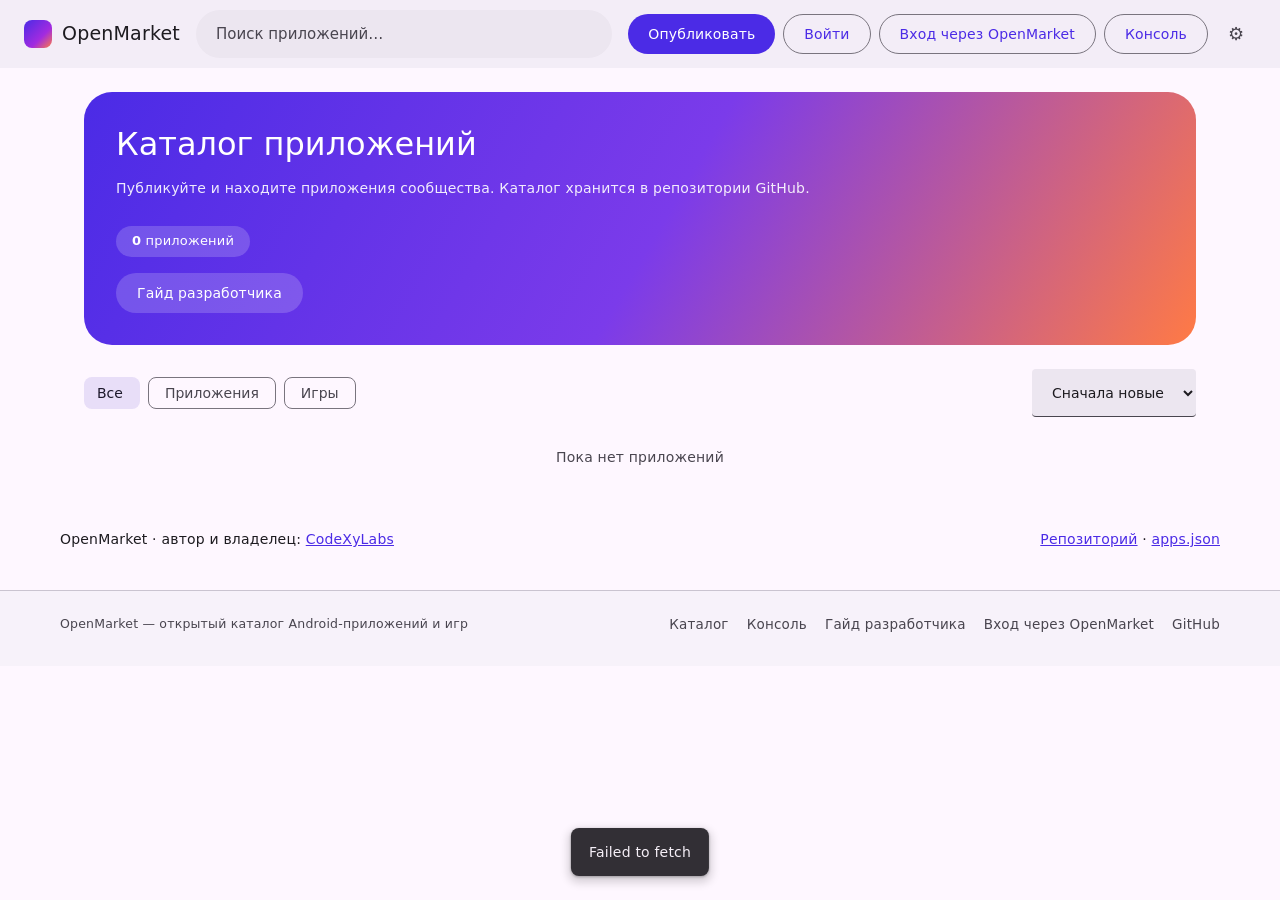
<file: docs/index.html>
<!doctype html>
<html lang="ru">
<head>
  <meta charset="utf-8">
  <meta name="viewport" content="width=device-width, initial-scale=1">
  <title>OpenMarket — каталог приложений</title>
  <link rel="stylesheet" href="styles.css">
  <meta name="description" content="OpenMarket — открытый каталог Android-приложений и игр: публикация, отзывы, проверка APK и консоль разработчика.">
  <meta name="theme-color" content="#4B2BE6">
  <meta property="og:type" content="website">
  <meta property="og:site_name" content="OpenMarket">
  <meta property="og:title" content="OpenMarket — каталог приложений">
  <meta property="og:description" content="Открытый каталог Android-приложений и игр с отзывами, проверкой APK и консолью разработчика.">
  <meta property="og:image" content="favicon.svg">
  <link rel="icon" href="favicon.svg" type="image/svg+xml">
  <link rel="apple-touch-icon" href="favicon.svg"></head>
<body>
<header class="topbar">
  <a class="brand" href="#">
    <span class="logo"></span>
    <span>OpenMarket</span>
  </a>
  <input id="search" class="search" type="search" placeholder="Поиск приложений…" autocomplete="off">
  <div class="actions">
    <button id="btnPublish" class="btn primary">Опубликовать</button>
    <button id="btnAuth" class="btn ghost">Войти</button>
    <a class="btn ghost" href="auth-demo.html">Вход через OpenMarket</a>
    <a class="btn ghost" href="console.html">Консоль</a>
    <button id="btnSettings" class="icon-btn" title="Настройки">⚙</button>
  </div>
</header>

<main>
  <section class="hero">
    <h1>Каталог приложений</h1>
    <p class="muted">Публикуйте и находите приложения сообщества. Каталог хранится в репозитории GitHub.</p>
    <div class="stats"><strong id="statApps">0</strong> приложений</div>
    <div style="margin-top:16px"><a class="btn ghost" href="guide.html">Гайд разработчика</a></div>
  </section>

  <section class="toolbar">
    <div id="filters" class="chips">
      <button class="chip active" data-cat="all">Все</button>
      <button class="chip" data-cat="app">Приложения</button>
      <button class="chip" data-cat="game">Игры</button>
    </div>
    <select id="sort" class="select">
      <option value="new">Сначала новые</option>
      <option value="name">По названию</option>
      <option value="size">По размеру</option>
    </select>
  </section>

  <section class="picks hidden" id="picks">
    <div class="picks-head"><h2>Рекомендуем</h2><span class="muted small">Высокие оценки сообщества</span></div>
    <div class="grid" id="pickTop"></div>
    <div class="picks-head"><h2>Новинки</h2><span class="muted small">Недавно опубликованные</span></div>
    <div class="grid" id="pickNew"></div>
  </section>

  <section id="grid" class="grid"></section>
  <p id="empty" class="muted center hidden">Пока нет приложений</p>
</main>

<div id="authModal" class="modal hidden">
  <div class="modal-card">
    <button class="close" data-close="authModal">✕</button>
    <h2 id="authTitle">Вход</h2>
    <div class="tabs">
      <button id="tabLogin" class="tab active">Вход</button>
      <button id="tabRegister" class="tab">Регистрация</button>
    </div>
    <form id="authForm" class="form">
      <label>Почта<input id="authEmail" type="email" required placeholder="you@example.com"></label>
      <label>Пароль<input id="authPassword" type="password" required minlength="6" placeholder="Минимум 6 символов"></label>
      <p id="authHint" class="muted small"></p>
      <button type="submit" class="btn primary wide" id="authSubmit">Войти</button>
    </form>
  </div>
</div>

<div id="publishModal" class="modal hidden">
  <div class="modal-card wide-card">
    <button class="close" data-close="publishModal">✕</button>
    <h2>Новое приложение</h2>
    <p id="publishHint" class="muted small"></p>
    <p class="muted small">Как заполнить карточку и не потерять подпись — <a href="guide.html">гайд разработчика</a>.</p>
    <form id="publishForm" class="form grid-2">
      <label>Название<input id="appName" required maxlength="60"></label>
      <label>Разработчик<input id="appDeveloper" required maxlength="60"></label>
      <label>Категория
        <select id="appCategory">
          <option value="Приложение">Приложение</option>
          <option value="Игра">Игра</option>
        </select>
      </label>
      <label>Подкатегория<input id="appSubcategory" maxlength="40" placeholder="Необязательно"></label>
      <label class="span-2">Описание<textarea id="appDescription" rows="3" maxlength="600"></textarea></label>
      <label class="span-2">Теги через запятую<input id="appTags" placeholder="редактор, заметки"></label>
      <label class="span-2">APK-файл<input id="appApk" type="file" accept=".apk,application/vnd.android.package-archive" required></label>
      <label class="span-2">Иконка (картинка, необязательно)<input id="appIcon" type="file" accept="image/*"></label>
      <div class="span-2 progress hidden" id="publishProgress"><div class="bar" id="publishBar"></div></div>
      <button class="btn primary wide span-2" type="submit" id="publishSubmit">Опубликовать</button>
    </form>
  </div>
</div>

<div id="detailModal" class="modal hidden">
  <div class="modal-card wide-card">
    <button class="close" data-close="detailModal">✕</button>
    <div id="detailBody"></div>
  </div>
</div>

<div id="settingsModal" class="modal hidden">
  <div class="modal-card">
    <button class="close" data-close="settingsModal">✕</button>
    <h2>Настройки</h2>
    <p class="muted small">Токен нужен для регистрации и публикации. Он хранится только в этом браузере (localStorage) и не попадает в репозиторий.</p>
    <form id="settingsForm" class="form">
      <label>GitHub-токен<input id="settingsToken" type="password" placeholder="ghp_… или github_pat_…"></label>
      <button type="submit" class="btn primary wide">Сохранить</button>
      <button type="button" class="btn ghost wide" id="settingsClear">Удалить токен</button>
    </form>
    <p id="settingsStatus" class="muted small"></p>
  </div>
</div>

<footer class="footer">
  <div class="footer-inner">
    <span>OpenMarket · автор и владелец: <a href="https://github.com/CodeXyLabs" target="_blank" rel="noopener">CodeXyLabs</a></span>
    <span>
      <a href="https://github.com/CodeXyLabs/OpenMarket" target="_blank" rel="noopener">Репозиторий</a>
      · <a href="https://github.com/CodeXyLabs/OpenMarket/blob/main/apps.json" target="_blank" rel="noopener">apps.json</a>
    </span>
  </div>
</footer>

<div id="toast" class="toast hidden"></div>
<script src="config.js"></script>
<script src="app.js"></script>
<footer class="site-footer">
  <div class="footer-inner">
    <span class="muted small">OpenMarket — открытый каталог Android-приложений и игр</span>
    <nav class="footer-links">
      <a href="index.html">Каталог</a>
      <a href="console.html">Консоль</a>
      <a href="guide.html">Гайд разработчика</a>
      <a href="auth-demo.html">Вход через OpenMarket</a>
      <a href="https://github.com/CodeXyLabs/OpenMarket" target="_blank" rel="noopener">GitHub</a>
    </nav>
  </div>
</footer></body>
</html>
</file>
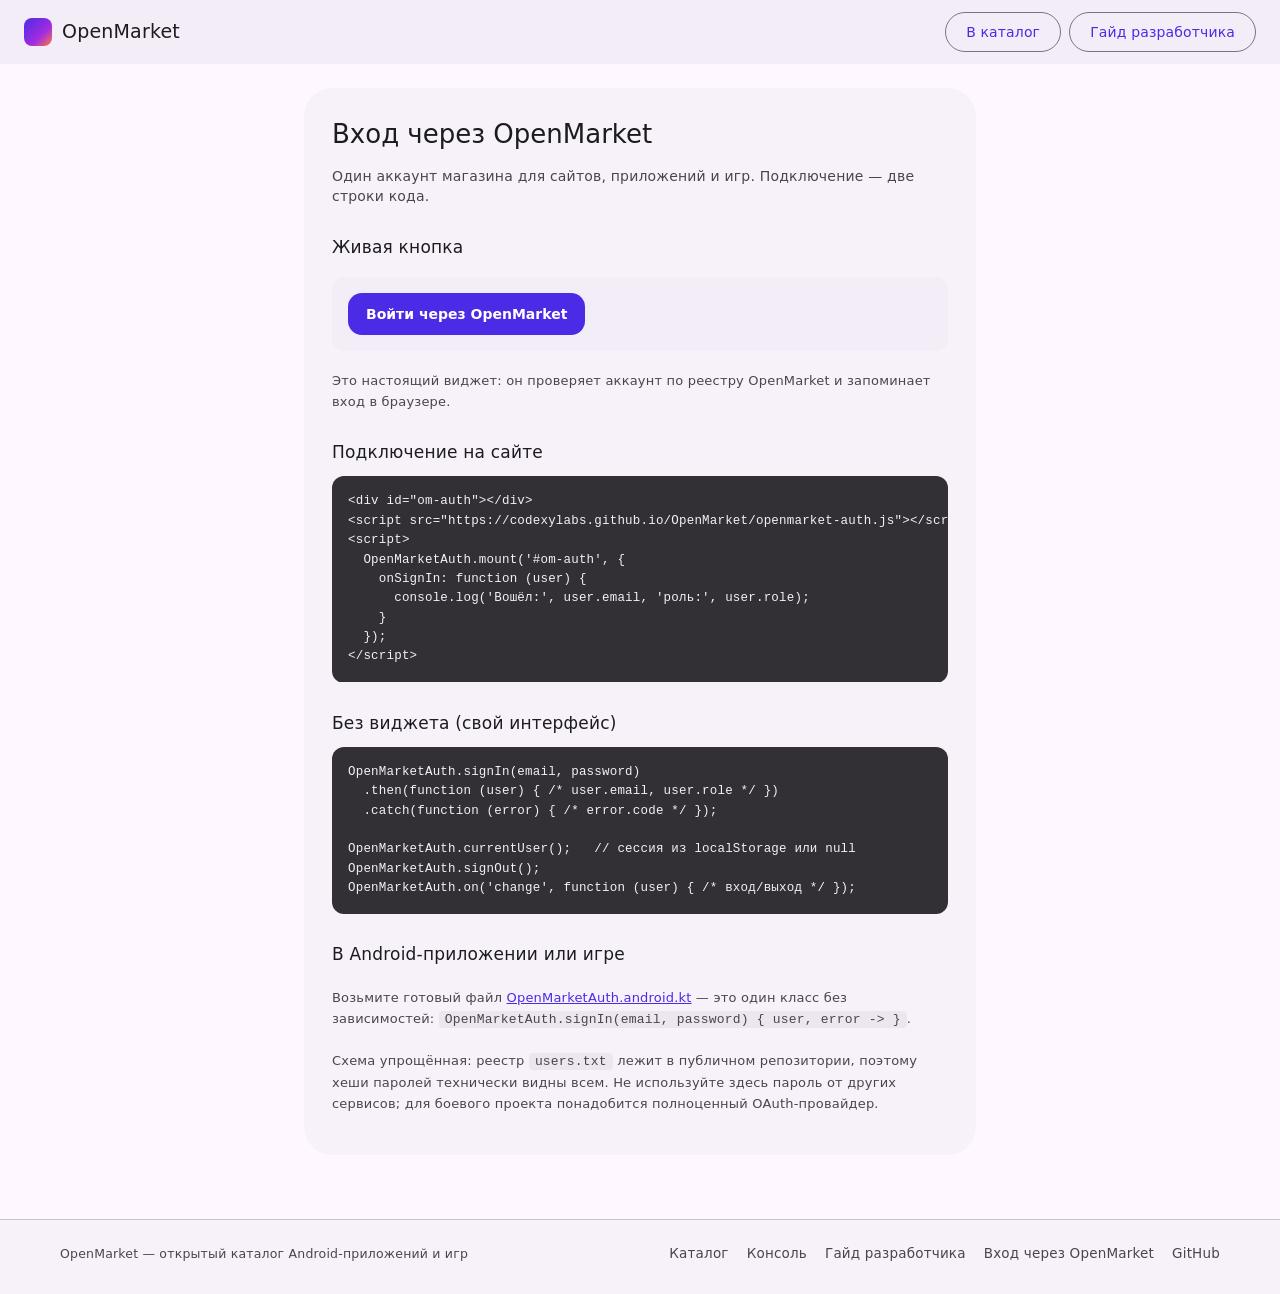
<file: docs/auth-demo.html>
<!doctype html>
<html lang="ru">
<head>
  <meta charset="utf-8">
  <meta name="viewport" content="width=device-width, initial-scale=1">
  <title>Вход через OpenMarket — подключение</title>
  <link rel="stylesheet" href="styles.css">
  <meta name="description" content="OpenMarket — открытый каталог Android-приложений и игр: публикация, отзывы, проверка APK и консоль разработчика.">
  <meta name="theme-color" content="#4B2BE6">
  <meta property="og:type" content="website">
  <meta property="og:site_name" content="OpenMarket">
  <meta property="og:title" content="OpenMarket — каталог приложений">
  <meta property="og:description" content="Открытый каталог Android-приложений и игр с отзывами, проверкой APK и консолью разработчика.">
  <meta property="og:image" content="favicon.svg">
  <link rel="icon" href="favicon.svg" type="image/svg+xml">
  <link rel="apple-touch-icon" href="favicon.svg"></head>
<body>
<header class="topbar">
  <a class="brand" href="index.html"><span class="logo"></span><span>OpenMarket</span></a>
  <div class="actions">
    <a class="btn ghost" href="index.html">В каталог</a>
    <a class="btn ghost" href="guide.html">Гайд разработчика</a>
  </div>
</header>

<main class="auth-wrap">
  <section class="auth-card">
    <h1>Вход через OpenMarket</h1>
    <p class="muted">Один аккаунт магазина для сайтов, приложений и игр. Подключение — две строки кода.</p>

    <h2>Живая кнопка</h2>
    <div class="auth-slot" id="omAuth"></div>
    <p class="auth-note">Это настоящий виджет: он проверяет аккаунт по реестру OpenMarket и запоминает вход в браузере.</p>

    <h2>Подключение на сайте</h2>
    <pre class="snippet">&lt;div id="om-auth"&gt;&lt;/div&gt;
&lt;script src="https://codexylabs.github.io/OpenMarket/openmarket-auth.js"&gt;&lt;/script&gt;
&lt;script&gt;
  OpenMarketAuth.mount('#om-auth', {
    onSignIn: function (user) {
      console.log('Вошёл:', user.email, 'роль:', user.role);
    }
  });
&lt;/script&gt;</pre>

    <h2>Без виджета (свой интерфейс)</h2>
    <pre class="snippet">OpenMarketAuth.signIn(email, password)
  .then(function (user) { /* user.email, user.role */ })
  .catch(function (error) { /* error.code */ });

OpenMarketAuth.currentUser();   // сессия из localStorage или null
OpenMarketAuth.signOut();
OpenMarketAuth.on('change', function (user) { /* вход/выход */ });</pre>

    <h2>В Android-приложении или игре</h2>
    <p class="auth-note">Возьмите готовый файл
      <a href="OpenMarketAuth.android.kt">OpenMarketAuth.android.kt</a> — это один класс без зависимостей:
      <code class="inline">OpenMarketAuth.signIn(email, password) { user, error -&gt; }</code>.</p>

    <p class="auth-note">
      Схема упрощённая: реестр <code class="inline">users.txt</code> лежит в публичном репозитории, поэтому
      хеши паролей технически видны всем. Не используйте здесь пароль от других сервисов; для боевого
      проекта понадобится полноценный OAuth-провайдер.
    </p>
  </section>
</main>

<script src="openmarket-auth.js"></script>
<script>
  OpenMarketAuth.mount('#omAuth', {
    onSignIn: function (user) {
      console.log('Вошёл:', user.email);
    },
    onSignOut: function () {
      console.log('Вышел из аккаунта');
    }
  });
</script>
<footer class="site-footer">
  <div class="footer-inner">
    <span class="muted small">OpenMarket — открытый каталог Android-приложений и игр</span>
    <nav class="footer-links">
      <a href="index.html">Каталог</a>
      <a href="console.html">Консоль</a>
      <a href="guide.html">Гайд разработчика</a>
      <a href="auth-demo.html">Вход через OpenMarket</a>
      <a href="https://github.com/CodeXyLabs/OpenMarket" target="_blank" rel="noopener">GitHub</a>
    </nav>
  </div>
</footer></body>
</html>
</file>
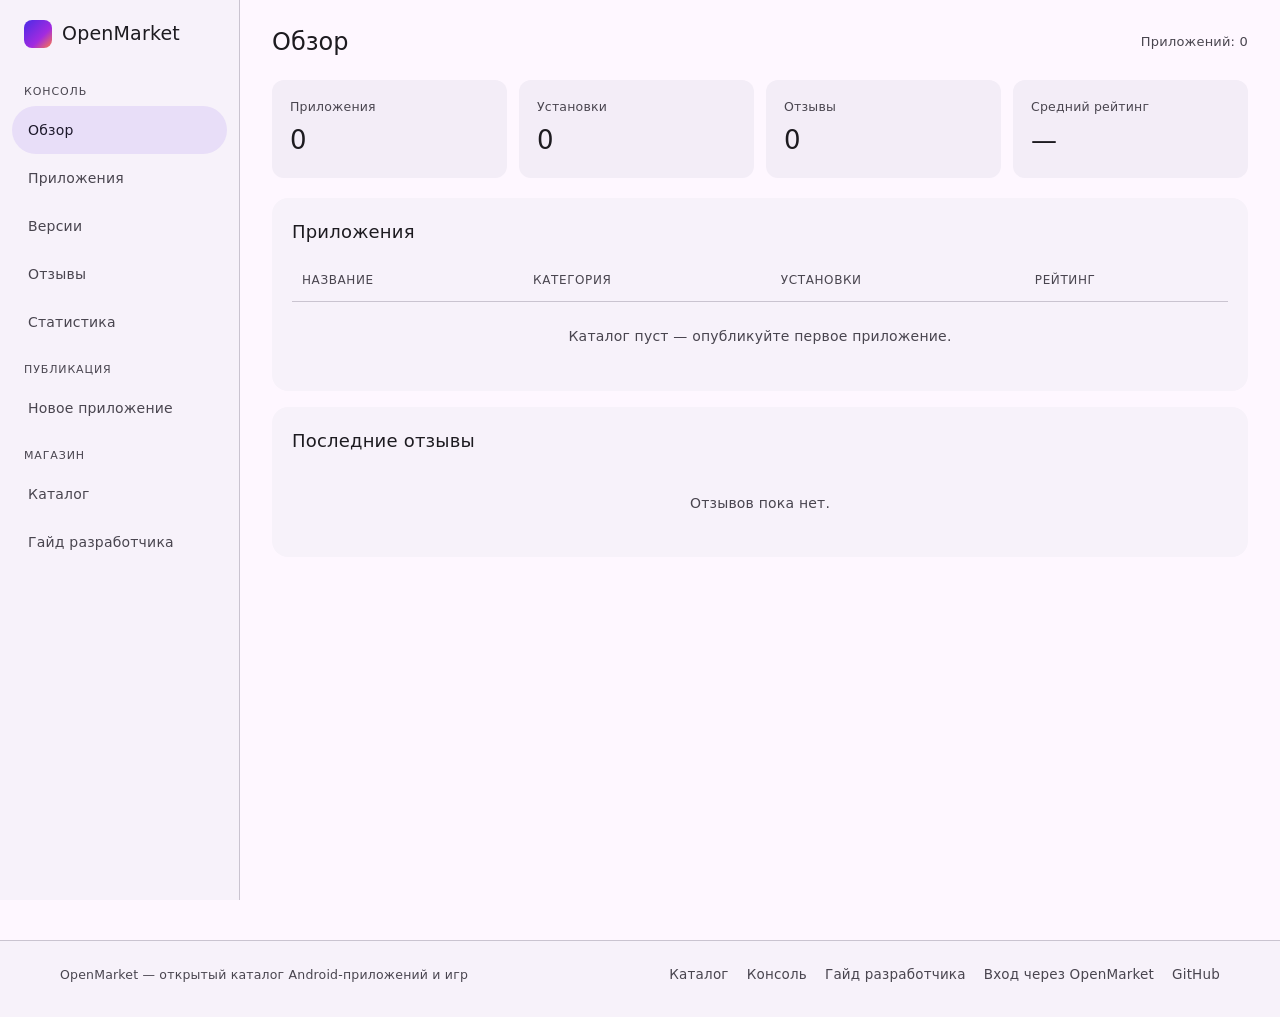
<file: docs/console.html>
<!doctype html>
<html lang="ru">
<head>
  <meta charset="utf-8">
  <meta name="viewport" content="width=device-width, initial-scale=1">
  <title>Консоль разработчика — OpenMarket</title>
  <link rel="stylesheet" href="styles.css">
  <meta name="description" content="OpenMarket — открытый каталог Android-приложений и игр: публикация, отзывы, проверка APK и консоль разработчика.">
  <meta name="theme-color" content="#4B2BE6">
  <meta property="og:type" content="website">
  <meta property="og:site_name" content="OpenMarket">
  <meta property="og:title" content="OpenMarket — каталог приложений">
  <meta property="og:description" content="Открытый каталог Android-приложений и игр с отзывами, проверкой APK и консолью разработчика.">
  <meta property="og:image" content="favicon.svg">
  <link rel="icon" href="favicon.svg" type="image/svg+xml">
  <link rel="apple-touch-icon" href="favicon.svg"></head>
<body>
<div class="console">
  <aside class="side">
    <a class="brand" href="index.html"><span class="logo"></span><span>OpenMarket</span></a>
    <div class="nav-sep">Консоль</div>
    <div class="nav-item active" data-view="overview">Обзор</div>
    <div class="nav-item" data-view="apps">Приложения</div>
    <div class="nav-item" data-view="versions">Версии</div>
    <div class="nav-item" data-view="reviews">Отзывы</div>
    <div class="nav-item" data-view="stats">Статистика</div>
    <div class="nav-sep">Публикация</div>
    <div class="nav-item" data-view="publish">Новое приложение</div>
    <div class="nav-sep">Магазин</div>
    <a class="nav-item" href="index.html">Каталог</a>
    <a class="nav-item" href="guide.html">Гайд разработчика</a>
  </aside>

  <main class="main">
    <div class="topline">
      <h1 id="viewTitle">Обзор</h1>
      <div class="who" id="who">Данные каталога из репозитория</div>
    </div>

    <section class="section active" id="view-overview">
      <div class="cards">
        <div class="card"><div class="label">Приложения</div><div class="value" id="cApps">—</div></div>
        <div class="card"><div class="label">Установки</div><div class="value" id="cInstalls">—</div></div>
        <div class="card"><div class="label">Отзывы</div><div class="value" id="cReviews">—</div></div>
        <div class="card"><div class="label">Средний рейтинг</div><div class="value" id="cRating">—</div></div>
      </div>
      <div class="panel">
        <h2>Приложения</h2>
        <table><thead><tr><th>Название</th><th>Категория</th><th>Установки</th><th>Рейтинг</th></tr></thead>
          <tbody id="overviewApps"></tbody></table>
        <div class="empty" id="overviewEmpty">Каталог пуст — опубликуйте первое приложение.</div>
      </div>
      <div class="panel">
        <h2>Последние отзывы</h2>
        <div id="overviewReviews"></div>
      </div>
    </section>

    <section class="section" id="view-apps">
      <div class="toolbar">
        <input id="appsSearch" type="search" placeholder="Поиск по названию или разработчику">
        <select id="appsCategory">
          <option value="">Все категории</option>
          <option value="Приложение">Приложения</option>
          <option value="Игра">Игры</option>
        </select>
      </div>
      <div class="panel">
        <table><thead><tr><th>Название</th><th>Разработчик</th><th>Версия</th><th>Размер</th><th>Установки</th><th>Проверка</th><th>Обновлено</th></tr></thead>
          <tbody id="appsTable"></tbody></table>
        <div class="empty" id="appsEmpty">Ничего не найдено.</div>
      </div>
    </section>

    <section class="section" id="view-versions">
      <div class="toolbar"><select id="versionsApp"></select></div>
      <div class="panel">
        <table><thead><tr><th>Версия</th><th>Размер</th><th>Дата</th><th>SHA-256</th></tr></thead>
          <tbody id="versionsTable"></tbody></table>
        <div class="empty" id="versionsEmpty">У этого приложения пока одна версия.</div>
      </div>
    </section>

    <section class="section" id="view-reviews">
      <div class="toolbar">
        <select id="reviewsApp"><option value="">Все приложения</option></select>
        <select id="reviewsRating">
          <option value="">Любая оценка</option>
          <option value="5">5 звёзд</option>
          <option value="4">4 звезды</option>
          <option value="3">3 звезды</option>
          <option value="2">2 звезды</option>
          <option value="1">1 звезда</option>
        </select>
      </div>
      <div class="panel" id="reviewsList"></div>
    </section>

    <section class="section" id="view-stats">
      <div class="cards">
        <div class="card"><div class="label">Всего установок</div><div class="value" id="sInstalls">—</div></div>
        <div class="card"><div class="label">Приложений с установками</div><div class="value" id="sAppsWithInstalls">—</div></div>
      </div>
      <div class="panel">
        <h2>Установки по приложениям</h2>
        <div class="bars" id="statsBars"></div>
        <div class="empty" id="statsEmpty">Счётчик установок пуст: данные появляются, когда пользователи устанавливают приложения из приложения OpenMarket.</div>
      </div>
    </section>

    <section class="section" id="view-publish">
      <div class="panel">
        <h2>Публикация</h2>
        <p class="muted" style="font-size:14px;line-height:1.6">
          Публикация из консоли требует GitHub-токен: он вводится в настройках каталога и хранится только в браузере.
          Файл до 90 МБ; крупные APK публикуйте из Android-приложения — там лимит выше.
        </p>
        <div class="toolbar" style="margin-top:14px">
          <a class="btn primary" href="index.html">Перейти к публикации</a>
          <a class="btn ghost" href="guide.html">Гайд разработчика</a>
        </div>
      </div>
    </section>
  </main>
</div>

<script>
(function () {
  var RAW = 'https://raw.githubusercontent.com/CodeXyLabs/OpenMarket/main/';
  var state = { apps: [], reviews: [], downloads: {}, view: 'overview' };
  var titles = { overview: 'Обзор', apps: 'Приложения', versions: 'Версии', reviews: 'Отзывы', stats: 'Статистика', publish: 'Публикация' };

  function el(id) { return document.getElementById(id); }
  function esc(value) { return String(value == null ? '' : value).replace(/[&<>"]/g, function (c) { return ({ '&': '&amp;', '<': '&lt;', '>': '&gt;', '"': '&quot;' })[c]; }); }
  function fmtBytes(bytes) {
    if (!bytes) return '—';
    var mb = bytes / (1024 * 1024);
    return mb >= 1024 ? (mb / 1024).toFixed(2) + ' ГБ' : mb.toFixed(1) + ' МБ';
  }
  function fmtDate(ms) {
    if (!ms) return '—';
    var d = new Date(Number(ms));
    return d.toLocaleDateString('ru-RU', { day: '2-digit', month: '2-digit', year: 'numeric' });
  }
  function stars(rating) { var n = Math.max(0, Math.min(5, Number(rating) || 0)); return '★★★★★'.slice(0, n) + '☆☆☆☆☆'.slice(0, 5 - n); }

  function getJson(file, fallback) {
    return fetch(RAW + file + '?t=' + Date.now(), { cache: 'no-store' })
      .then(function (r) { return r.ok ? r.json() : fallback; })
      .catch(function () { return fallback; });
  }

  function appRating(appId) {
    var list = state.reviews.filter(function (r) { return r.appId === appId; });
    if (!list.length) return null;
    return list.reduce(function (sum, r) { return sum + (Number(r.rating) || 0); }, 0) / list.length;
  }
  function installsOf(appId) { return Number(state.downloads[appId] || 0); }

  function renderOverview() {
    var totalInstalls = state.apps.reduce(function (s, a) { return s + installsOf(a.id); }, 0);
    var rated = state.apps.map(function (a) { return appRating(a.id); }).filter(function (v) { return v != null; });
    el('cApps').textContent = state.apps.length;
    el('cInstalls').textContent = totalInstalls;
    el('cReviews').textContent = state.reviews.length;
    el('cRating').textContent = rated.length ? (rated.reduce(function (s, v) { return s + v; }, 0) / rated.length).toFixed(1) : '—';

    el('overviewApps').innerHTML = state.apps.map(function (app) {
      var rating = appRating(app.id);
      return '<tr><td>' + esc(app.name) + '</td><td>' + esc(app.category || '') + '</td><td>' +
        installsOf(app.id) + '</td><td>' + (rating == null ? '<span class="muted">нет оценок</span>' : '★ ' + rating.toFixed(1)) + '</td></tr>';
    }).join('');
    el('overviewEmpty').style.display = state.apps.length ? 'none' : 'block';

    var recent = state.reviews.slice().sort(function (a, b) { return (b.createdAt || 0) - (a.createdAt || 0); }).slice(0, 5);
    el('overviewReviews').innerHTML = recent.length ? recent.map(reviewHtml).join('') :
      '<div class="empty">Отзывов пока нет.</div>';
  }

  function renderApps() {
    var query = (el('appsSearch').value || '').trim().toLowerCase();
    var category = el('appsCategory').value;
    var list = state.apps.filter(function (app) {
      var haystack = ((app.name || '') + ' ' + (app.developer || '')).toLowerCase();
      return (!query || haystack.indexOf(query) !== -1) && (!category || app.category === category);
    });

    el('appsTable').innerHTML = list.map(function (app) {
      var scan = app.scanLevel || 'unknown';
      var cls = scan === 'safe' || scan === 'low' ? 'ok' : (scan === 'high' ? 'warn' : '');
      var scanText = { safe: 'безопасно', low: 'низкий риск', medium: 'средний риск', high: 'высокий риск', unknown: 'не проверено' }[scan] || scan;
      return '<tr><td><b>' + esc(app.name) + '</b><div class="muted" style="font-size:12px">' + esc(app.subcategory || '') + '</div></td>' +
        '<td>' + esc(app.developer || '') + '</td><td>' + esc(app.versionCode || '—') + '</td><td>' + fmtBytes(app.sizeBytes) + '</td>' +
        '<td>' + installsOf(app.id) + '</td><td><span class="pill ' + cls + '">' + esc(scanText) + '</span></td><td>' + fmtDate(app.uploadedAt) + '</td></tr>';
    }).join('');
    el('appsEmpty').style.display = list.length ? 'none' : 'block';
  }

  function fillAppSelects() {
    var options = state.apps.map(function (app) { return '<option value="' + esc(app.id) + '">' + esc(app.name) + '</option>'; }).join('');
    el('versionsApp').innerHTML = options || '<option value="">Нет приложений</option>';
    el('reviewsApp').innerHTML = '<option value="">Все приложения</option>' + options;
    renderVersions();
  }

  function renderVersions() {
    var id = el('versionsApp').value;
    var app = state.apps.filter(function (item) { return item.id === id; })[0];
    var versions = (app && Array.isArray(app.versions) ? app.versions.slice() : []);
    if (app && !versions.length) versions = [{ versionCode: app.versionCode || 1, sizeBytes: app.sizeBytes, uploadedAt: app.uploadedAt, sha256: app.sha256 }];

    el('versionsTable').innerHTML = versions.map(function (v) {
      return '<tr><td>' + esc(v.versionCode || v.versionName || '—') + '</td><td>' + fmtBytes(v.sizeBytes) + '</td><td>' +
        fmtDate(v.uploadedAt) + '</td><td class="muted" style="font-size:12px;word-break:break-all">' + esc((v.sha256 || '').slice(0, 16)) + '…</td></tr>';
    }).join('');
    el('versionsEmpty').style.display = versions.length ? 'none' : 'block';
  }

  function reviewHtml(review) {
    var app = state.apps.filter(function (item) { return item.id === review.appId; })[0];
    return '<div class="review"><div class="head"><span class="stars">' + stars(review.rating) + '</span>' +
      '<b>' + esc(app ? app.name : 'приложение') + '</b><span class="muted">' + esc(review.author || '') + '</span>' +
      '<span class="muted">' + fmtDate(review.createdAt) + '</span></div>' +
      '<p>' + (review.text ? esc(review.text) : '<span class="muted">без текста</span>') + '</p>' +
      (review.reply ? '<div class="reply"><b>Ответ разработчика:</b> ' + esc(review.reply) + '</div>' : '') + '</div>';
  }

  function renderReviews() {
    var appId = el('reviewsApp').value;
    var rating = el('reviewsRating').value;
    var list = state.reviews.filter(function (review) {
      return (!appId || review.appId === appId) && (!rating || String(review.rating) === rating);
    }).sort(function (a, b) { return (b.createdAt || 0) - (a.createdAt || 0); });

    el('reviewsList').innerHTML = list.length ? list.map(reviewHtml).join('') : '<div class="empty">Отзывов нет.</div>';
  }

  function renderStats() {
    var rows = state.apps.map(function (app) { return { name: app.name, count: installsOf(app.id) }; })
      .sort(function (a, b) { return b.count - a.count; });
    var total = rows.reduce(function (s, row) { return s + row.count; }, 0);
    var withInstalls = rows.filter(function (row) { return row.count > 0; }).length;
    el('sInstalls').textContent = total;
    el('sAppsWithInstalls').textContent = withInstalls;

    var max = rows.reduce(function (m, row) { return Math.max(m, row.count); }, 0);
    el('statsBars').innerHTML = rows.map(function (row) {
      var height = max ? Math.max(3, Math.round((row.count / max) * 140)) : 3;
      return '<div title="' + esc(row.name) + ': ' + row.count + '" style="height:' + height + 'px"></div>';
    }).join('');
    el('statsEmpty').style.display = total ? 'none' : 'block';
  }

  function show(view) {
    state.view = view;
    document.querySelectorAll('.nav-item[data-view]').forEach(function (node) {
      node.classList.toggle('active', node.getAttribute('data-view') === view);
    });
    document.querySelectorAll('.section').forEach(function (section) {
      section.classList.toggle('active', section.id === 'view-' + view);
    });
    el('viewTitle').textContent = titles[view] || 'Консоль';
    if (location.hash !== '#' + view) history.replaceState(null, '', '#' + view);
  }

  document.querySelectorAll('.nav-item[data-view]').forEach(function (node) {
    node.addEventListener('click', function () { show(node.getAttribute('data-view')); });
  });
  el('appsSearch').addEventListener('input', renderApps);
  el('appsCategory').addEventListener('change', renderApps);
  el('versionsApp').addEventListener('change', renderVersions);
  el('reviewsApp').addEventListener('change', renderReviews);
  el('reviewsRating').addEventListener('change', renderReviews);

  Promise.all([getJson('apps.json', []), getJson('reviews.json', []), getJson('downloads.json', {})])
    .then(function (result) {
      state.apps = Array.isArray(result[0]) ? result[0] : [];
      state.reviews = Array.isArray(result[1]) ? result[1] : [];
      state.downloads = result[2] && typeof result[2] === 'object' ? result[2] : {};

      renderOverview();
      renderApps();
      fillAppSelects();
      renderReviews();
      renderStats();

      var who = 'Приложений: ' + state.apps.length;
      var session = null;
      try { session = JSON.parse(localStorage.getItem('openmarket.session.user') || 'null'); } catch (ignored) {}
      el('who').textContent = session ? (session.email + ' · ' + who) : who;
    })
    .catch(function () {
      el('who').textContent = 'Не удалось загрузить данные каталога';
    });

  show((location.hash || '#overview').replace('#', ''));
})();
</script>
<footer class="site-footer">
  <div class="footer-inner">
    <span class="muted small">OpenMarket — открытый каталог Android-приложений и игр</span>
    <nav class="footer-links">
      <a href="index.html">Каталог</a>
      <a href="console.html">Консоль</a>
      <a href="guide.html">Гайд разработчика</a>
      <a href="auth-demo.html">Вход через OpenMarket</a>
      <a href="https://github.com/CodeXyLabs/OpenMarket" target="_blank" rel="noopener">GitHub</a>
    </nav>
  </div>
</footer></body>
</html>
</file>
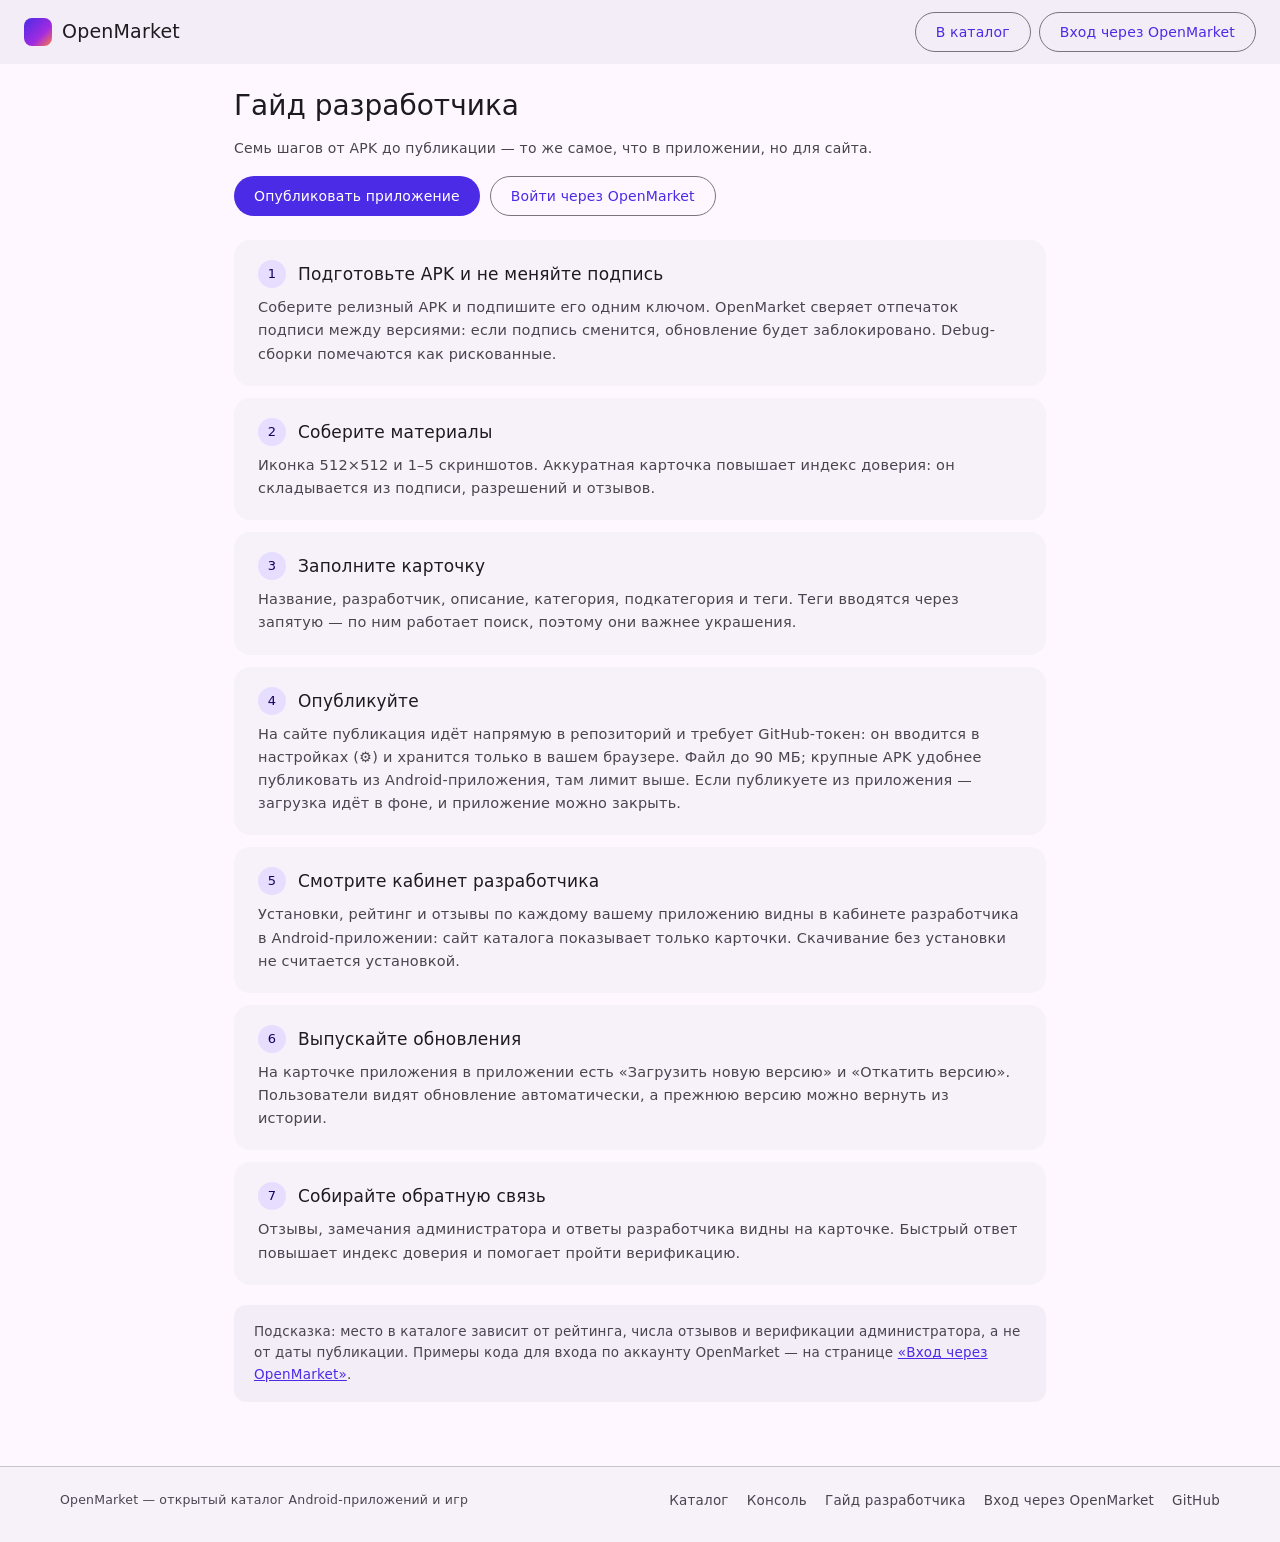
<file: docs/guide.html>
<!doctype html>
<html lang="ru">
<head>
  <meta charset="utf-8">
  <meta name="viewport" content="width=device-width, initial-scale=1">
  <title>Гайд разработчика — OpenMarket</title>
  <link rel="stylesheet" href="styles.css">
  <meta name="description" content="OpenMarket — открытый каталог Android-приложений и игр: публикация, отзывы, проверка APK и консоль разработчика.">
  <meta name="theme-color" content="#4B2BE6">
  <meta property="og:type" content="website">
  <meta property="og:site_name" content="OpenMarket">
  <meta property="og:title" content="OpenMarket — каталог приложений">
  <meta property="og:description" content="Открытый каталог Android-приложений и игр с отзывами, проверкой APK и консолью разработчика.">
  <meta property="og:image" content="favicon.svg">
  <link rel="icon" href="favicon.svg" type="image/svg+xml">
  <link rel="apple-touch-icon" href="favicon.svg"></head>
<body>
<header class="topbar">
  <a class="brand" href="index.html"><span class="logo"></span><span>OpenMarket</span></a>
  <div class="actions">
    <a class="btn ghost" href="index.html">В каталог</a>
    <a class="btn ghost" href="auth-demo.html">Вход через OpenMarket</a>
  </div>
</header>

<main class="guide-wrap">
  <section class="guide-head">
    <h1>Гайд разработчика</h1>
    <p class="muted">Семь шагов от APK до публикации — то же самое, что в приложении, но для сайта.</p>
    <div class="guide-cta">
      <a class="btn primary" href="index.html">Опубликовать приложение</a>
      <a class="btn ghost" href="auth-demo.html">Войти через OpenMarket</a>
    </div>
  </section>

  <section class="step">
    <h2><span class="step-badge">1</span>Подготовьте APK и не меняйте подпись</h2>
    <p>Соберите релизный APK и подпишите его одним ключом. OpenMarket сверяет отпечаток подписи между версиями: если подпись сменится, обновление будет заблокировано. Debug-сборки помечаются как рискованные.</p>
  </section>

  <section class="step">
    <h2><span class="step-badge">2</span>Соберите материалы</h2>
    <p>Иконка 512×512 и 1–5 скриншотов. Аккуратная карточка повышает индекс доверия: он складывается из подписи, разрешений и отзывов.</p>
  </section>

  <section class="step">
    <h2><span class="step-badge">3</span>Заполните карточку</h2>
    <p>Название, разработчик, описание, категория, подкатегория и теги. Теги вводятся через запятую — по ним работает поиск, поэтому они важнее украшения.</p>
  </section>

  <section class="step">
    <h2><span class="step-badge">4</span>Опубликуйте</h2>
    <p>На сайте публикация идёт напрямую в репозиторий и требует GitHub-токен: он вводится в настройках (⚙) и хранится только в вашем браузере. Файл до 90 МБ; крупные APK удобнее публиковать из Android-приложения, там лимит выше. Если публикуете из приложения — загрузка идёт в фоне, и приложение можно закрыть.</p>
  </section>

  <section class="step">
    <h2><span class="step-badge">5</span>Смотрите кабинет разработчика</h2>
    <p>Установки, рейтинг и отзывы по каждому вашему приложению видны в кабинете разработчика в Android-приложении: сайт каталога показывает только карточки. Скачивание без установки не считается установкой.</p>
  </section>

  <section class="step">
    <h2><span class="step-badge">6</span>Выпускайте обновления</h2>
    <p>На карточке приложения в приложении есть «Загрузить новую версию» и «Откатить версию». Пользователи видят обновление автоматически, а прежнюю версию можно вернуть из истории.</p>
  </section>

  <section class="step">
    <h2><span class="step-badge">7</span>Собирайте обратную связь</h2>
    <p>Отзывы, замечания администратора и ответы разработчика видны на карточке. Быстрый ответ повышает индекс доверия и помогает пройти верификацию.</p>
  </section>

  <div class="guide-tip">
    Подсказка: место в каталоге зависит от рейтинга, числа отзывов и верификации администратора, а не от даты публикации.
    Примеры кода для входа по аккаунту OpenMarket — на странице <a href="auth-demo.html">«Вход через OpenMarket»</a>.
  </div>
</main>

<footer class="site-footer">
  <div class="footer-inner">
    <span class="muted small">OpenMarket — открытый каталог Android-приложений и игр</span>
    <nav class="footer-links">
      <a href="index.html">Каталог</a>
      <a href="console.html">Консоль</a>
      <a href="guide.html">Гайд разработчика</a>
      <a href="auth-demo.html">Вход через OpenMarket</a>
      <a href="https://github.com/CodeXyLabs/OpenMarket" target="_blank" rel="noopener">GitHub</a>
    </nav>
  </div>
</footer></body>
</html>
</file>
<file: docs/styles.css>
/* OpenMarket — Material 3 design system (web) */

:root {
  color-scheme: light;

  --md-primary: #4B2BE6;
  --md-on-primary: #FFFFFF;
  --md-primary-container: #E5DEFF;
  --md-on-primary-container: #17005E;
  --md-secondary-container: #E8DEF8;
  --md-on-secondary-container: #1D192B;

  --md-surface: #FEF7FF;
  --md-surface-container-low: #F7F2FA;
  --md-surface-container: #F3EDF7;
  --md-surface-container-high: #ECE6F0;
  --md-surface-container-highest: #E6E0E9;
  --md-surface-variant: #E7E0EC;
  --md-on-surface: #1D1B20;
  --md-on-surface-variant: #49454F;
  --md-inverse-surface: #322F35;
  --md-inverse-on-surface: #F5EFF7;
  --md-outline: #79747E;
  --md-outline-variant: #CAC4D0;
  --md-error: #B3261E;
  --md-error-container: #F9DEDC;
  --md-on-error-container: #410E0B;
  --md-success-container: #D7F5DF;
  --md-on-success-container: #0B4A1F;

  --md-elevation-1: 0 1px 2px rgba(0, 0, 0, .3), 0 1px 3px 1px rgba(0, 0, 0, .15);
  --md-elevation-2: 0 1px 2px rgba(0, 0, 0, .3), 0 2px 6px 2px rgba(0, 0, 0, .15);
  --md-elevation-3: 0 4px 8px 3px rgba(0, 0, 0, .15), 0 1px 3px rgba(0, 0, 0, .3);

  --md-shape-xs: 4px;
  --md-shape-sm: 8px;
  --md-shape-md: 12px;
  --md-shape-lg: 16px;
  --md-shape-xl: 28px;
  --md-shape-full: 999px;

  --radius-chip: var(--md-shape-sm);
  --radius-card: var(--md-shape-lg);
  --brand-1: #4B2BE6;
  --brand-2: #A22BE0;
  --brand-3: #FF7A45;
}

@media (prefers-color-scheme: dark) {
  :root {
    color-scheme: dark;
    --md-primary: #CBBEFF;
    --md-on-primary: #2C0A80;
    --md-primary-container: #3F2A9E;
    --md-on-primary-container: #E7DEFF;
    --md-secondary-container: #4A4458;
    --md-on-secondary-container: #E8DEF8;
    --md-surface: #141218;
    --md-surface-container-low: #1D1B20;
    --md-surface-container: #211F26;
    --md-surface-container-high: #2B2930;
    --md-surface-container-highest: #36343B;
    --md-surface-variant: #49454F;
    --md-on-surface: #E6E0E9;
    --md-on-surface-variant: #CAC4D0;
    --md-inverse-surface: #E6E0E9;
    --md-inverse-on-surface: #322F35;
    --md-outline: #938F99;
    --md-outline-variant: #49454F;
    --md-error: #F2B8B5;
    --md-error-container: #8C1D18;
    --md-on-error-container: #F9DEDC;
    --md-success-container: #1F3D28;
    --md-on-success-container: #B7F0C4;
  }
}

* { box-sizing: border-box; }

html { -webkit-text-size-adjust: 100%; }

body {
  margin: 0;
  background: var(--md-surface);
  color: var(--md-on-surface);
  font-family: "Roboto", system-ui, -apple-system, "Segoe UI", sans-serif;
  font-size: 14px;
  line-height: 1.45;
  letter-spacing: .014em;
  -webkit-font-smoothing: antialiased;
}

h1, h2, h3, h4 { font-weight: 500; margin: 0; }
h1 { font-size: 28px; line-height: 36px; letter-spacing: 0; }
h2 { font-size: 22px; line-height: 28px; }
h3 { font-size: 16px; line-height: 24px; letter-spacing: .009em; }

a { color: var(--md-primary); }

:focus-visible { outline: 3px solid var(--md-primary); outline-offset: 2px; border-radius: var(--md-shape-sm); }

/* ---------- top app bar ---------- */

.topbar {
  position: sticky;
  top: 0;
  z-index: 40;
  display: flex;
  align-items: center;
  gap: 16px;
  padding: 10px 24px;
  min-height: 64px;
  background: var(--md-surface-container);
  color: var(--md-on-surface);
  flex-wrap: wrap;
}

.brand {
  display: inline-flex;
  align-items: center;
  gap: 10px;
  font-size: 19px;
  font-weight: 500;
  color: var(--md-on-surface);
  text-decoration: none;
  white-space: nowrap;
}

.logo {
  width: 28px;
  height: 28px;
  border-radius: var(--md-shape-sm);
  background: linear-gradient(135deg, var(--brand-1), var(--brand-2) 62%, var(--brand-3));
}

.search {
  flex: 1 1 240px;
  min-width: 180px;
  height: 48px;
  padding: 0 20px;
  border: 0;
  border-radius: var(--md-shape-full);
  background: var(--md-surface-container-high);
  color: var(--md-on-surface);
  font: inherit;
  font-size: 15px;
}

.search::placeholder { color: var(--md-on-surface-variant); }

.search:focus-visible { outline: 2px solid var(--md-primary); outline-offset: 0; }

.actions { display: flex; gap: 8px; align-items: center; flex-wrap: wrap; margin-left: auto; }

/* ---------- buttons ---------- */

.btn {
  display: inline-flex;
  align-items: center;
  justify-content: center;
  gap: 8px;
  min-height: 40px;
  padding: 0 20px;
  border: 0;
  border-radius: var(--md-shape-full);
  background: transparent;
  color: var(--md-primary);
  font: inherit;
  font-size: 14px;
  font-weight: 500;
  letter-spacing: .01em;
  text-decoration: none;
  cursor: pointer;
  white-space: nowrap;
  transition: background .15s, box-shadow .15s;
}

.btn:hover { background: color-mix(in srgb, var(--md-primary) 10%, transparent); }

.btn.primary {
  background: var(--md-primary);
  color: var(--md-on-primary);
}

.btn.primary:hover { box-shadow: var(--md-elevation-1); background: color-mix(in srgb, var(--md-primary) 92%, #fff); }

.btn.ghost {
  border: 1px solid var(--md-outline);
  color: var(--md-primary);
  background: transparent;
}

.btn.ghost:hover { background: color-mix(in srgb, var(--md-primary) 8%, transparent); }

.btn.wide { width: 100%; }

.btn[disabled] { opacity: .38; cursor: default; box-shadow: none; }

.icon-btn {
  width: 40px;
  height: 40px;
  display: inline-flex;
  align-items: center;
  justify-content: center;
  border: 0;
  border-radius: var(--md-shape-full);
  background: transparent;
  color: var(--md-on-surface-variant);
  font-size: 18px;
  cursor: pointer;
}

.icon-btn:hover { background: color-mix(in srgb, var(--md-on-surface) 8%, transparent); }

/* ---------- layout ---------- */

main { max-width: 1160px; margin: 0 auto; padding: 24px 24px 48px; }

.muted { color: var(--md-on-surface-variant); }
.small { font-size: 12.5px; }
.center { text-align: center; }
.hidden { display: none !important; }

/* ---------- hero banner ---------- */

.hero {
  position: relative;
  padding: 32px;
  border-radius: var(--md-shape-xl);
  background: linear-gradient(120deg, var(--brand-1) 0%, #7B3BEA 52%, var(--brand-3) 100%);
  color: #fff;
  overflow: hidden;
}

.hero h1 { color: #fff; font-size: 32px; line-height: 40px; }
.hero .muted { color: rgba(255, 255, 255, .9); }
.hero .stats { background: rgba(255, 255, 255, .18); color: #fff; }
.hero .btn.ghost { background: rgba(255, 255, 255, .18); color: #fff; border-color: transparent; }
.hero .btn.ghost:hover { background: rgba(255, 255, 255, .3); }

.stats {
  display: inline-block;
  margin-top: 14px;
  padding: 6px 16px;
  border-radius: var(--md-shape-full);
  background: var(--md-primary-container);
  color: var(--md-on-primary-container);
  font-size: 13px;
  font-weight: 500;
}

/* ---------- filter chips ---------- */

.toolbar {
  display: flex;
  gap: 12px;
  align-items: center;
  justify-content: space-between;
  margin: 24px 0 16px;
  flex-wrap: wrap;
}

.chips { display: flex; gap: 8px; flex-wrap: wrap; }

.chip {
  height: 32px;
  padding: 0 16px;
  border-radius: var(--md-shape-sm);
  border: 1px solid var(--md-outline);
  background: transparent;
  color: var(--md-on-surface-variant);
  font: inherit;
  font-size: 14px;
  font-weight: 500;
  cursor: pointer;
}

.chip:hover { background: color-mix(in srgb, var(--md-on-surface) 8%, transparent); }

.chip.active {
  background: var(--md-secondary-container);
  border-color: transparent;
  color: var(--md-on-secondary-container);
  padding-left: 12px;
}

.select {
  height: 48px;
  padding: 0 16px;
  border-radius: var(--md-shape-xs);
  background: var(--md-surface-container-high);
  color: var(--md-on-surface);
  border: 0;
  border-bottom: 1px solid var(--md-on-surface-variant);
  font: inherit;
}

/* ---------- collections ---------- */

.picks { margin-bottom: 24px; }
.picks-head { display: flex; align-items: baseline; justify-content: space-between; gap: 12px; margin: 20px 0 10px; }
.picks-head h2 { font-size: 20px; }

/* ---------- catalog cards ---------- */

.grid {
  display: grid;
  grid-template-columns: repeat(auto-fill, minmax(290px, 1fr));
  gap: 12px;
}

.card {
  display: flex;
  gap: 14px;
  padding: 16px;
  border: 0;
  border-radius: var(--radius-card);
  background: var(--md-surface-container-low);
  box-shadow: var(--md-elevation-1);
  cursor: pointer;
  transition: box-shadow .16s, transform .16s;
}

.card:hover { box-shadow: var(--md-elevation-2); transform: translateY(-2px); }

.app-icon {
  width: 56px;
  height: 56px;
  flex: 0 0 56px;
  border-radius: var(--md-shape-md);
  object-fit: cover;
  background: linear-gradient(135deg, var(--brand-1), var(--brand-2));
  display: flex;
  align-items: center;
  justify-content: center;
  font-weight: 500;
  font-size: 24px;
  color: #fff;
}

.card-body { min-width: 0; }

.card-title {
  font-size: 16px;
  font-weight: 500;
  color: var(--md-on-surface);
  white-space: nowrap;
  overflow: hidden;
  text-overflow: ellipsis;
}

.card-sub { color: var(--md-on-surface-variant); font-size: 13px; margin-top: 2px; }
.card-meta { display: flex; gap: 6px; align-items: center; margin-top: 10px; flex-wrap: wrap; }

.badge {
  padding: 3px 8px;
  border-radius: var(--md-shape-sm);
  background: var(--md-surface-container-highest);
  color: var(--md-on-surface-variant);
  font-size: 12px;
  font-weight: 500;
}

/* ---------- dialogs ---------- */

.modal {
  position: fixed;
  inset: 0;
  z-index: 60;
  display: flex;
  align-items: center;
  justify-content: center;
  padding: 20px;
  background: rgba(0, 0, 0, .32);
}

.modal-card {
  position: relative;
  width: 100%;
  max-width: 420px;
  max-height: 90vh;
  overflow-y: auto;
  padding: 24px;
  border-radius: var(--md-shape-xl);
  background: var(--md-surface-container-high);
  color: var(--md-on-surface);
  box-shadow: var(--md-elevation-3);
}

.modal-card.wide-card { max-width: 640px; }

.modal-card h2 { font-size: 22px; margin-bottom: 16px; }

.close {
  position: absolute;
  top: 12px;
  right: 12px;
  width: 40px;
  height: 40px;
  border: 0;
  border-radius: var(--md-shape-full);
  background: transparent;
  color: var(--md-on-surface-variant);
  font-size: 16px;
  cursor: pointer;
}

.close:hover { background: color-mix(in srgb, var(--md-on-surface) 8%, transparent); }

.form { display: grid; gap: 16px; }

.form label {
  display: block;
  font-size: 12.5px;
  color: var(--md-on-surface-variant);
}

.form input,
.form select,
.form textarea {
  display: block;
  width: 100%;
  margin-top: 6px;
  padding: 14px 16px;
  border: 0;
  border-radius: var(--md-shape-xs);
  border-bottom: 1px solid var(--md-on-surface-variant);
  background: var(--md-surface-container-highest);
  color: var(--md-on-surface);
  font: inherit;
  font-size: 15px;
  resize: vertical;
}

.form input:focus-visible,
.form select:focus-visible,
.form textarea:focus-visible { outline: 2px solid var(--md-primary); outline-offset: 0; border-radius: var(--md-shape-xs) var(--md-shape-xs) 0 0; }

.tab {
  border: 0;
  background: transparent;
  padding: 12px 16px;
  font: inherit;
  font-size: 14px;
  font-weight: 500;
  color: var(--md-on-surface-variant);
  border-bottom: 2px solid transparent;
  cursor: pointer;
}

.tab.active { color: var(--md-primary); border-bottom-color: var(--md-primary); }

.grid-2 { grid-template-columns: 1fr 1fr; }
.span-2 { grid-column: 1 / -1; }

.progress { height: 4px; border-radius: var(--md-shape-full); background: var(--md-surface-container-highest); overflow: hidden; }
.progress .bar { height: 100%; width: 0; background: var(--md-primary); transition: width .2s; }

/* ---------- snackbar ---------- */

#toast {
  position: fixed;
  left: 50%;
  bottom: 24px;
  transform: translateX(-50%);
  z-index: 80;
  max-width: min(560px, calc(100vw - 32px));
  padding: 14px 18px;
  border-radius: var(--md-shape-sm);
  background: var(--md-inverse-surface);
  color: var(--md-inverse-on-surface);
  box-shadow: var(--md-elevation-3);
  font-size: 14px;
}

/* ---------- developer console ---------- */

.console { display: grid; grid-template-columns: 240px 1fr; min-height: 100vh; align-items: start; }

.side {
  position: sticky;
  top: 0;
  height: 100vh;
  overflow-y: auto;
  padding: 16px 12px;
  background: var(--md-surface-container-low);
  border-right: 1px solid var(--md-outline-variant);
}

.side .brand { margin: 4px 12px 20px; }

.nav-sep {
  margin: 16px 12px 6px;
  font-size: 11px;
  letter-spacing: .08em;
  text-transform: uppercase;
  color: var(--md-on-surface-variant);
}

.nav-item {
  display: flex;
  align-items: center;
  gap: 12px;
  height: 48px;
  padding: 0 16px;
  border-radius: var(--md-shape-full);
  font-size: 14px;
  font-weight: 500;
  color: var(--md-on-surface-variant);
  text-decoration: none;
  cursor: pointer;
}

.nav-item:hover { background: color-mix(in srgb, var(--md-on-surface) 8%, transparent); }

.nav-item.active { background: var(--md-secondary-container); color: var(--md-on-secondary-container); }

.main { padding: 24px 32px 48px; min-width: 0; }

.topline { display: flex; align-items: center; justify-content: space-between; gap: 16px; flex-wrap: wrap; margin-bottom: 20px; }
.topline h1 { font-size: 24px; }
.topline .who { font-size: 13px; color: var(--md-on-surface-variant); }

.cards { display: grid; grid-template-columns: repeat(auto-fit, minmax(190px, 1fr)); gap: 12px; margin-bottom: 20px; }

.cards .card {
  display: block;
  padding: 18px;
  border-radius: var(--md-shape-md);
  background: var(--md-surface-container);
  box-shadow: none;
  cursor: default;
  transform: none;
}

.cards .card:hover { box-shadow: none; transform: none; }

.cards .label { font-size: 12.5px; color: var(--md-on-surface-variant); }
.cards .value { font-size: 26px; font-weight: 500; margin-top: 6px; }

.panel {
  padding: 20px;
  border-radius: var(--md-shape-lg);
  background: var(--md-surface-container-low);
  margin-bottom: 16px;
}

.panel h2 { font-size: 18px; margin-bottom: 14px; }

.pill {
  display: inline-block;
  padding: 3px 10px;
  border-radius: var(--md-shape-sm);
  background: var(--md-surface-container-highest);
  color: var(--md-on-surface-variant);
  font-size: 12px;
  font-weight: 500;
}

.pill.ok { background: var(--md-success-container); color: var(--md-on-success-container); }
.pill.warn { background: var(--md-error-container); color: var(--md-on-error-container); }

.review { padding: 14px 0; border-bottom: 1px solid var(--md-outline-variant); }
.review:last-child { border-bottom: 0; }
.review .head { display: flex; gap: 10px; align-items: baseline; flex-wrap: wrap; font-size: 13.5px; }
.review .stars { color: #F2A20C; letter-spacing: 1px; }
.review p { margin: 8px 0 0; font-size: 14px; line-height: 1.55; }
.review .reply {
  margin-top: 10px;
  padding: 12px 14px;
  border-radius: var(--md-shape-md);
  background: var(--md-surface-container);
  font-size: 13.5px;
}

.bars { display: flex; align-items: flex-end; gap: 8px; height: 150px; margin-top: 8px; }
.bars div { flex: 1; min-height: 3px; border-radius: var(--md-shape-sm) var(--md-shape-sm) 2px 2px; background: var(--md-primary); opacity: .85; }

.empty { padding: 24px 0; text-align: center; color: var(--md-on-surface-variant); font-size: 14px; }

.section { display: none; }
.section.active { display: block; }

table { width: 100%; border-collapse: collapse; font-size: 14px; }
th, td { text-align: left; padding: 12px 10px; border-bottom: 1px solid var(--md-outline-variant); vertical-align: middle; }
th { font-size: 12px; font-weight: 500; color: var(--md-on-surface-variant); text-transform: uppercase; letter-spacing: .05em; }
tr:last-child td { border-bottom: 0; }

/* ---------- guide ---------- */

.guide-wrap { max-width: 860px; margin: 24px auto 64px; padding: 0 24px; }

.step {
  padding: 20px 24px;
  margin-bottom: 12px;
  border-radius: var(--md-shape-lg);
  background: var(--md-surface-container-low);
}

.step h2 { display: flex; align-items: center; gap: 12px; font-size: 17px; margin-bottom: 8px; }
.step p { margin: 0; font-size: 14.5px; line-height: 1.6; color: var(--md-on-surface-variant); }

.step-badge {
  display: inline-flex;
  align-items: center;
  justify-content: center;
  width: 28px;
  height: 28px;
  flex: 0 0 28px;
  border-radius: var(--md-shape-full);
  background: var(--md-primary-container);
  color: var(--md-on-primary-container);
  font-size: 13px;
  font-weight: 500;
}

.guide-cta { display: flex; gap: 10px; flex-wrap: wrap; margin: 18px 0 24px; }

.guide-tip {
  margin-top: 20px;
  padding: 16px 20px;
  border-radius: var(--md-shape-md);
  background: var(--md-surface-container);
  font-size: 13.5px;
  line-height: 1.6;
  color: var(--md-on-surface-variant);
}

/* ---------- sign-in page ---------- */

.auth-wrap { max-width: 720px; margin: 24px auto 64px; padding: 0 24px; }

.auth-card {
  padding: 28px;
  border-radius: var(--md-shape-xl);
  background: var(--md-surface-container-low);
}

.auth-card h1 { font-size: 26px; margin-bottom: 8px; }
.auth-card h2 { font-size: 17px; margin: 26px 0 10px; }

.auth-slot {
  margin: 16px 0 4px;
  padding: 16px;
  border-radius: var(--md-shape-md);
  background: var(--md-surface-container);
}

pre.snippet {
  margin-top: 10px;
  padding: 16px;
  border-radius: var(--md-shape-md);
  background: var(--md-inverse-surface);
  color: var(--md-inverse-on-surface);
  font-size: 12.5px;
  line-height: 1.55;
  overflow-x: auto;
}

code.inline {
  padding: 1px 6px;
  border-radius: var(--md-shape-xs);
  background: var(--md-surface-container-high);
  font-size: 13px;
}

/* ---------- responsive ---------- */

@media (max-width: 840px) {
  .console { grid-template-columns: 1fr; }
  .side { position: static; height: auto; border-right: 0; border-bottom: 1px solid var(--md-outline-variant); }
  .main { padding: 18px; }
  .grid-2 { grid-template-columns: 1fr; }
  .hero { padding: 24px; border-radius: var(--md-shape-lg); }
  .hero h1 { font-size: 26px; line-height: 32px; }
  main { padding: 16px 16px 40px; }
}

.auth-note { margin-top: 20px; font-size: 13px; line-height: 1.6; color: var(--md-on-surface-variant); }

.console .main { max-width: none; margin: 0; padding: 24px 32px 48px; }
@media (max-width: 840px) { .console .main { padding: 18px; } }

/* footer */
.site-footer { margin-top: 40px; padding: 24px 24px 32px; background: var(--md-surface-container-low); border-top: 1px solid var(--md-outline-variant); }
.footer-inner { max-width: 1160px; margin: 0 auto; display: flex; gap: 16px; align-items: center; justify-content: space-between; flex-wrap: wrap; }
.footer-links { display: flex; gap: 18px; flex-wrap: wrap; }
.footer-links a { font-size: 13.5px; color: var(--md-on-surface-variant); text-decoration: none; }
.footer-links a:hover { color: var(--md-primary); }
</file>
